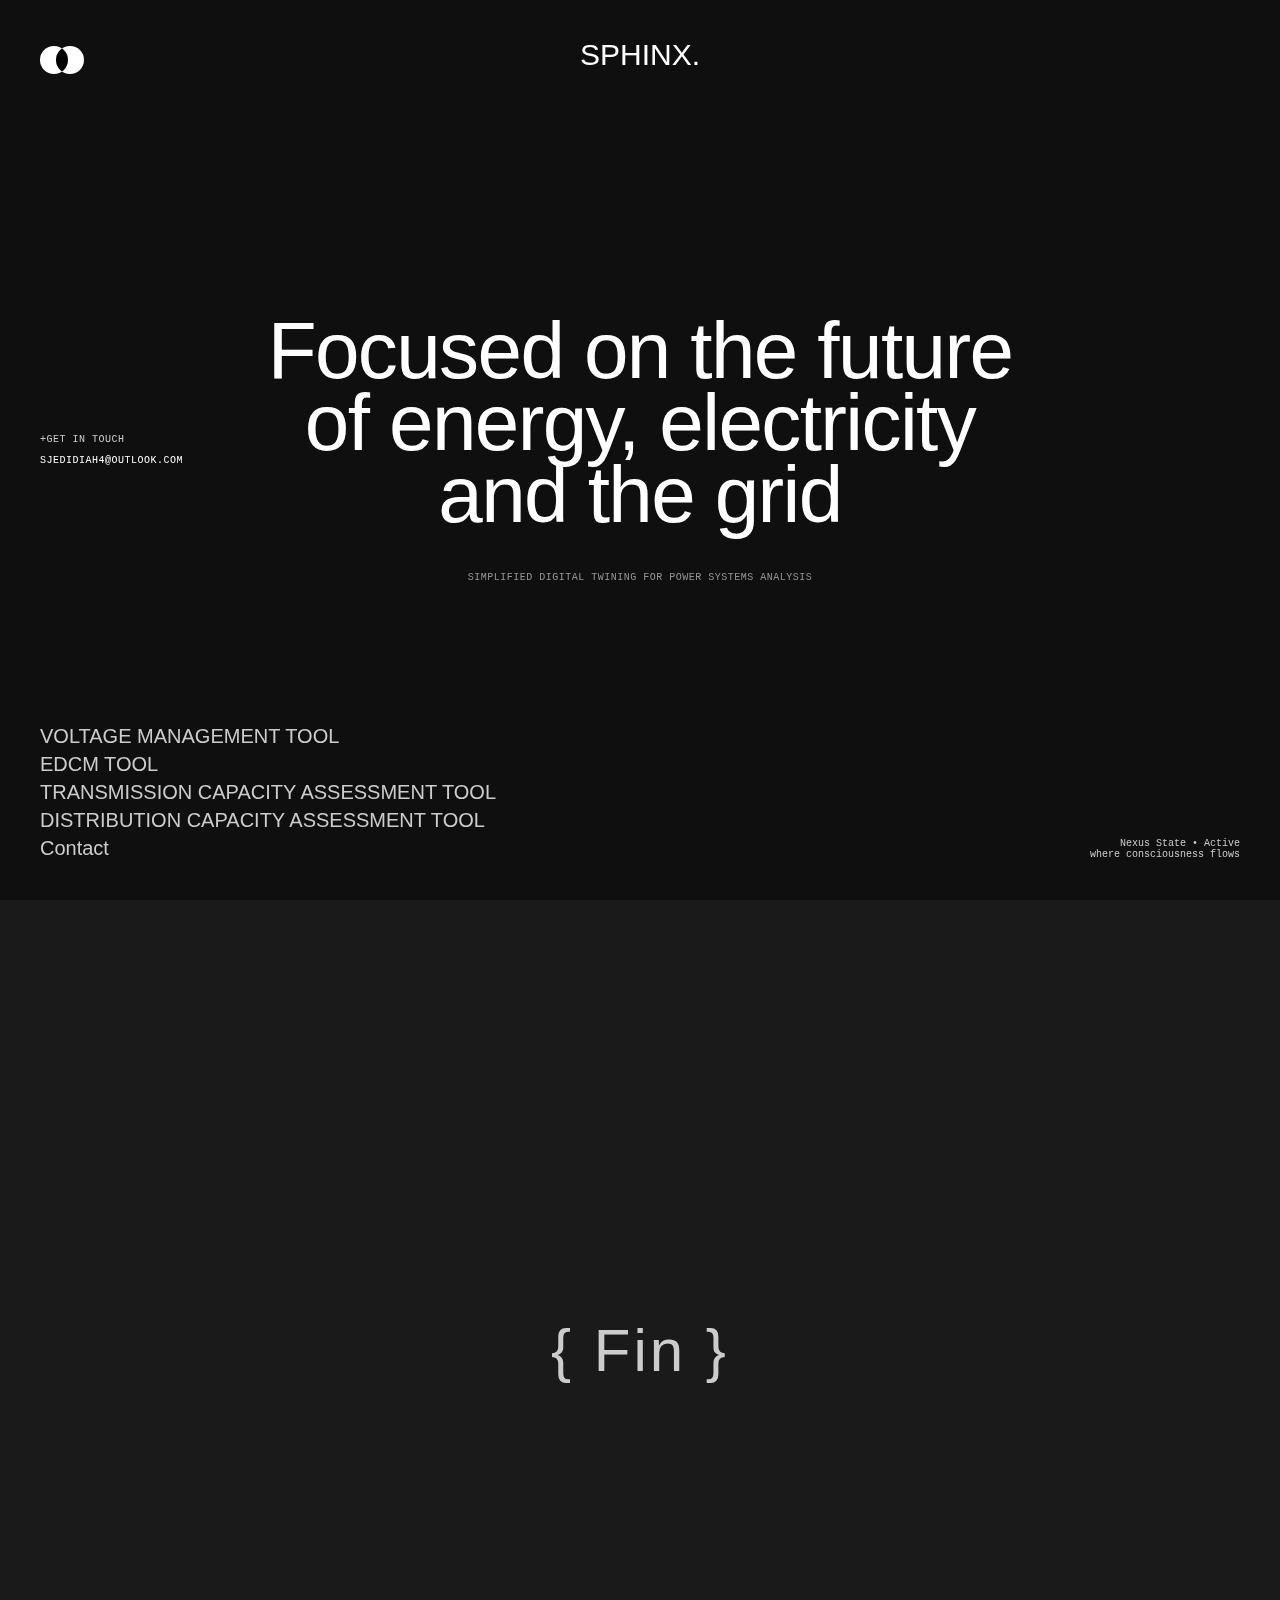
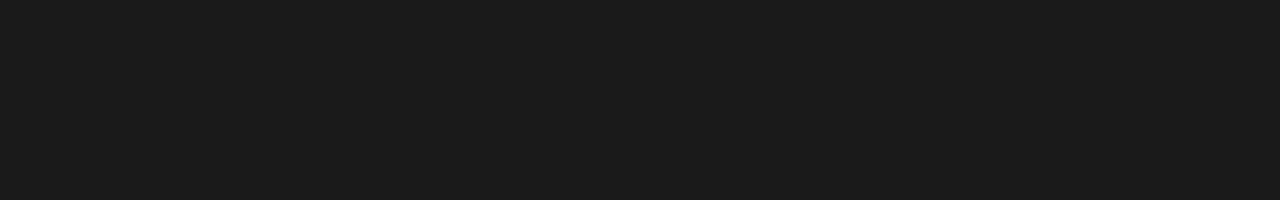
<file: index.html>
<!DOCTYPE html>
<html lang="en">
<head>
    <meta charset="UTF-8">
    <meta name="viewport" content="width=device-width, initial-scale=1.0">
    <title>PowerFactory Web Interface</title>
    <link rel="stylesheet" href="Code/WebInterface/static/css/styles.css">
</head>
<body>
    <section class="section hero-section">
  <div id="container"></div>
  <div id="stats"></div>
  <div id="ui-container"></div>

  <div class="header-area">
    <div class="logo-container" id="theme-toggle">
      <div class="logo-circles">
        <div class="circle circle-1"></div>
        <div class="circle circle-2"></div>
      </div>
    </div>
    <div class="center-logo">
      <h1 id="logo-text">SPHINX.</h1>
    </div>
  </div>

  <div class="hero">
    <h1>Focused on the future<br>of energy, electricity<br>and the grid</h1>
    <h2 id="story-text">
      Simplified digital twining for power systems analysis
    </h2>
  </div>

  <div class="contact-info">
    <p class="contact-heading">+Get in touch</p>
    <span class="contact-email">sjedidiah4@outlook.com</span>
  </div>

  <div class="footer-links">
    <a href="loadflow.html" class="footer-link">VOLTAGE MANAGEMENT TOOL</a>
    <a href="edcm-dashboard.html" class="footer-link">EDCM TOOL</a>
    <a href="#" class="footer-link">TRANSMISSION CAPACITY ASSESSMENT TOOL</a>
    <a href="#" class="footer-link">DISTRIBUTION CAPACITY ASSESSMENT TOOL</a>
    <a href="#" class="footer-link">Contact</a>
  </div>

  <div class="coordinates">
    <p>Nexus State • Active</p>
    <p>where consciousness flows</p>
  </div>
</section>

<section class="section fin-section">
  <div class="fin-text">&#123; Fin &#125;</div>
</section>
    <script type="module" src="Code/WebInterface/static/js/metaballs.js"></script>
</body>
</html>
</file>
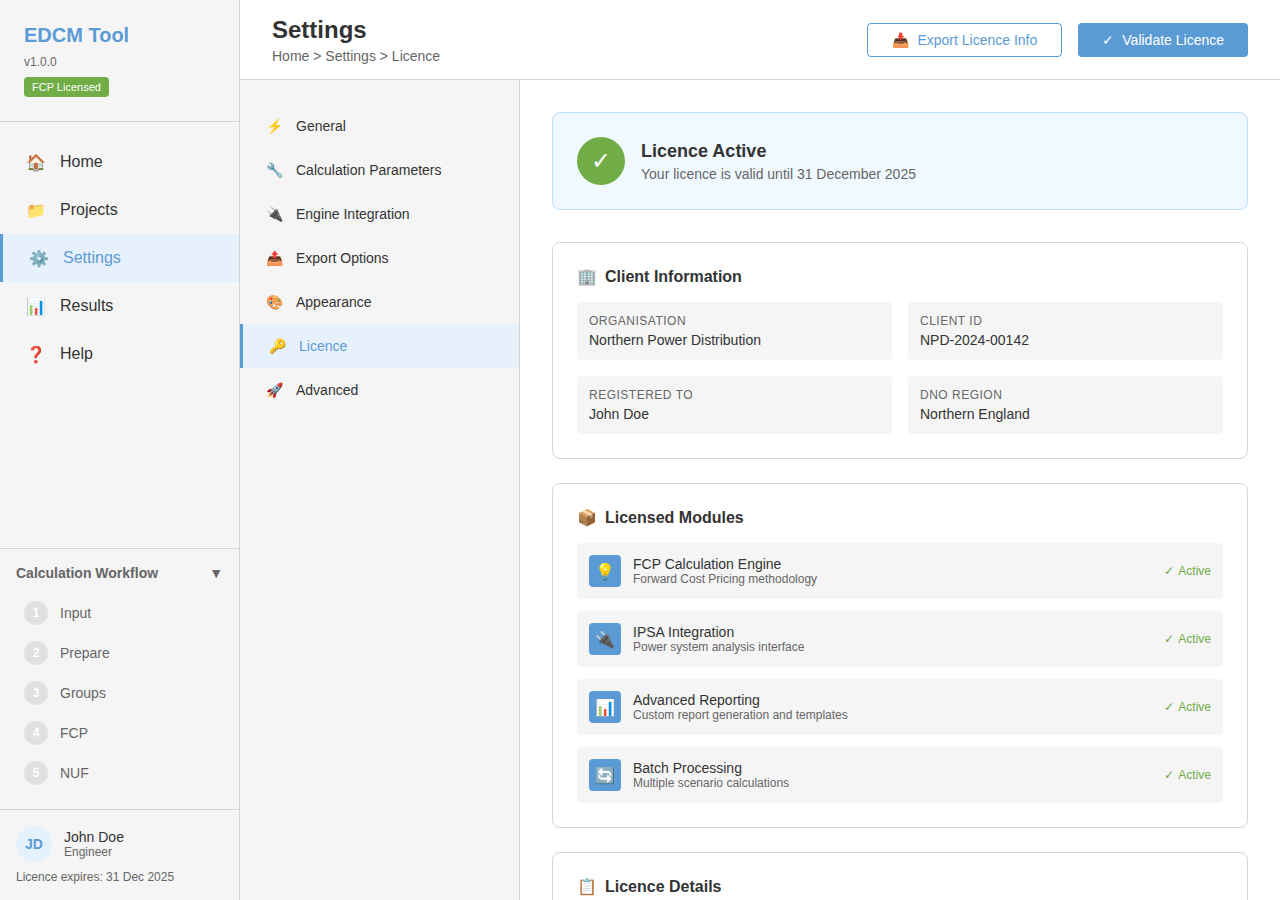
<file: edcm-settings-licence-page.html>
<!DOCTYPE html>
<html lang="en">
<head>
    <meta charset="UTF-8">
    <meta name="viewport" content="width=device-width, initial-scale=1.0">
    <title>EDCM Tool - Licence Management</title>
    <style>
        /* Reset and Base Styles */
        * {
            margin: 0;
            padding: 0;
            box-sizing: border-box;
        }

        body {
            font-family: 'Segoe UI', Tahoma, Geneva, Verdana, sans-serif;
            background-color: #FFFFFF;
            color: #333333;
            height: 100vh;
            display: flex;
            overflow: hidden;
        }

        /* Colour Palette */
        :root {
            --primary-blue: #5B9BD5;
            --primary-hover: #4A89C5;
            --highlight-blue: #E7F1FB;
            --success-green: #70AD47;
            --warning-amber: #FFC000;
            --error-red: #C5504B;
            --bg-primary: #FFFFFF;
            --bg-secondary: #F5F5F5;
            --text-primary: #333333;
            --text-secondary: #666666;
            --border-default: #D4D4D4;
        }

        /* Typography */
        h1 {
            font-size: 24px;
            font-weight: 700;
            color: var(--text-primary);
        }

        h2 {
            font-size: 20px;
            font-weight: 600;
            color: var(--text-primary);
        }

        h3 {
            font-size: 16px;
            font-weight: 600;
            color: var(--text-primary);
        }

        .small-text {
            font-size: 12px;
            color: var(--text-secondary);
        }

        /* Sidebar Navigation - Fixed */
        .sidebar {
            width: 240px;
            background-color: var(--bg-secondary);
            border-right: 1px solid var(--border-default);
            display: flex;
            flex-direction: column;
            height: 100vh;
            position: fixed;
            left: 0;
            top: 0;
            overflow-y: auto;
            overflow-x: hidden;
        }

        /* Custom scrollbar for sidebar */
        .sidebar::-webkit-scrollbar {
            width: 6px;
        }

        .sidebar::-webkit-scrollbar-track {
            background: var(--bg-secondary);
        }

        .sidebar::-webkit-scrollbar-thumb {
            background: #c0c0c0;
            border-radius: 3px;
        }

        .sidebar::-webkit-scrollbar-thumb:hover {
            background: #a0a0a0;
        }

        .logo-section {
            padding: 24px;
            border-bottom: 1px solid var(--border-default);
        }

        .logo-section h2 {
            font-size: 20px;
            font-weight: 600;
            margin-bottom: 8px;
            color: var(--primary-blue);
        }

        .version {
            font-size: 12px;
            color: var(--text-secondary);
        }

        .licence-status {
            display: inline-block;
            padding: 4px 8px;
            background-color: var(--success-green);
            color: white;
            border-radius: 4px;
            font-size: 11px;
            margin-top: 8px;
        }

        .nav-section {
            flex: 1;
            padding: 16px 0;
        }

        .nav-item {
            display: flex;
            align-items: center;
            padding: 12px 24px;
            color: var(--text-primary);
            text-decoration: none;
            transition: all 0.2s ease;
            cursor: pointer;
        }

        .nav-item:hover {
            background-color: #E8E8E8;
        }

        .nav-item.active {
            background-color: var(--highlight-blue);
            color: var(--primary-blue);
            border-left: 3px solid var(--primary-blue);
        }

        .nav-icon {
            width: 24px;
            height: 24px;
            margin-right: 12px;
            display: flex;
            align-items: center;
            justify-content: center;
        }

        .workflow-section {
            padding: 16px;
            border-top: 1px solid var(--border-default);
        }

        .workflow-header {
            font-size: 14px;
            font-weight: 600;
            color: var(--text-secondary);
            margin-bottom: 12px;
            display: flex;
            align-items: center;
            justify-content: space-between;
            cursor: pointer;
        }

        .workflow-steps {
            margin-left: 8px;
        }

        .workflow-step {
            display: flex;
            align-items: center;
            padding: 8px 0;
            font-size: 14px;
            color: var(--text-secondary);
            cursor: pointer;
            transition: color 0.2s ease;
        }

        .workflow-step:hover {
            color: var(--primary-blue);
        }

        .step-number {
            width: 24px;
            height: 24px;
            border-radius: 50%;
            background-color: #E0E0E0;
            color: white;
            display: flex;
            align-items: center;
            justify-content: center;
            font-size: 12px;
            font-weight: 600;
            margin-right: 12px;
        }

        .user-section {
            padding: 16px;
            border-top: 1px solid var(--border-default);
        }

        .user-info {
            display: flex;
            align-items: center;
            margin-bottom: 8px;
        }

        .user-avatar {
            width: 36px;
            height: 36px;
            border-radius: 50%;
            background-color: #E3F2FD;
            color: var(--primary-blue);
            display: flex;
            align-items: center;
            justify-content: center;
            margin-right: 12px;
            font-weight: 600;
            font-size: 14px;
        }

        /* Main Content */
        .main-content {
            margin-left: 240px;
            flex: 1;
            display: flex;
            flex-direction: column;
            height: 100vh;
            overflow: hidden;
        }

        /* Header - Fixed */
        .header {
            height: 80px;
            background-color: var(--bg-primary);
            border-bottom: 1px solid var(--border-default);
            display: flex;
            align-items: center;
            justify-content: space-between;
            padding: 0 32px;
            flex-shrink: 0;
        }

        .header-left {
            display: flex;
            flex-direction: column;
        }

        .breadcrumb {
            font-size: 14px;
            color: var(--text-secondary);
            margin-top: 4px;
        }

        .header-actions {
            display: flex;
            gap: 16px;
        }

        /* Buttons */
        .btn {
            padding: 8px 24px;
            border-radius: 4px;
            font-size: 14px;
            font-weight: 500;
            cursor: pointer;
            transition: all 0.2s ease;
            border: none;
            display: inline-flex;
            align-items: center;
            gap: 8px;
        }

        .btn-primary {
            background-color: var(--primary-blue);
            color: white;
        }

        .btn-primary:hover {
            background-color: var(--primary-hover);
        }

        .btn-secondary {
            background-color: transparent;
            color: var(--primary-blue);
            border: 1px solid var(--primary-blue);
        }

        .btn-secondary:hover {
            background-color: var(--highlight-blue);
        }

        .btn-success {
            background-color: var(--success-green);
            color: white;
        }

        .btn-success:hover {
            background-color: #5C9037;
        }

        /* Settings Container - Scrollable */
        .settings-container {
            display: flex;
            flex: 1;
            background-color: var(--bg-primary);
            overflow: hidden;
        }

        /* Settings Sidebar - Fixed within main content */
        .settings-sidebar {
            width: 280px;
            background-color: var(--bg-secondary);
            border-right: 1px solid var(--border-default);
            padding: 24px 0;
            overflow-y: auto;
            flex-shrink: 0;
        }

        .settings-nav-item {
            display: flex;
            align-items: center;
            padding: 12px 24px;
            color: var(--text-primary);
            cursor: pointer;
            transition: all 0.2s ease;
            font-size: 14px;
        }

        .settings-nav-item:hover {
            background-color: #E8E8E8;
        }

        .settings-nav-item.active {
            background-color: var(--highlight-blue);
            color: var(--primary-blue);
            border-left: 3px solid var(--primary-blue);
        }

        .settings-nav-icon {
            width: 20px;
            height: 20px;
            margin-right: 12px;
            display: flex;
            align-items: center;
            justify-content: center;
        }

        /* Settings Content Area - Scrollable */
        .settings-content {
            flex: 1;
            padding: 32px;
            overflow-y: auto;
            overflow-x: hidden;
            position: relative;
        }

        /* Custom scrollbar for settings content */
        .settings-content::-webkit-scrollbar {
            width: 10px;
        }

        .settings-content::-webkit-scrollbar-track {
            background: #f1f1f1;
        }

        .settings-content::-webkit-scrollbar-thumb {
            background: #c0c0c0;
            border-radius: 5px;
        }

        .settings-content::-webkit-scrollbar-thumb:hover {
            background: #a0a0a0;
        }

        /* Licence Sections */
        .licence-status-card {
            background-color: #F0F9FF;
            border: 1px solid #BCE0FF;
            border-radius: 8px;
            padding: 24px;
            margin-bottom: 32px;
            display: flex;
            align-items: center;
            gap: 16px;
        }

        .status-icon {
            width: 48px;
            height: 48px;
            background-color: var(--success-green);
            border-radius: 50%;
            display: flex;
            align-items: center;
            justify-content: center;
            color: white;
            font-size: 24px;
        }

        .status-info {
            flex: 1;
        }

        .status-title {
            font-size: 18px;
            font-weight: 600;
            color: var(--text-primary);
            margin-bottom: 4px;
        }

        .status-subtitle {
            color: var(--text-secondary);
            font-size: 14px;
        }

        .licence-section {
            background-color: white;
            border: 1px solid var(--border-default);
            border-radius: 8px;
            padding: 24px;
            margin-bottom: 24px;
        }

        .section-title {
            font-size: 16px;
            font-weight: 600;
            color: var(--text-primary);
            margin-bottom: 16px;
            display: flex;
            align-items: center;
            gap: 8px;
        }

        .info-grid {
            display: grid;
            grid-template-columns: repeat(2, 1fr);
            gap: 16px;
        }

        .info-item {
            padding: 12px;
            background-color: var(--bg-secondary);
            border-radius: 4px;
        }

        .info-label {
            font-size: 12px;
            color: var(--text-secondary);
            text-transform: uppercase;
            letter-spacing: 0.5px;
            margin-bottom: 4px;
        }

        .info-value {
            font-size: 14px;
            font-weight: 500;
            color: var(--text-primary);
        }

        /* Modules List */
        .modules-list {
            display: grid;
            gap: 12px;
        }

        .module-item {
            display: flex;
            align-items: center;
            padding: 12px;
            background-color: var(--bg-secondary);
            border-radius: 4px;
        }

        .module-icon {
            width: 32px;
            height: 32px;
            background-color: var(--primary-blue);
            color: white;
            border-radius: 4px;
            display: flex;
            align-items: center;
            justify-content: center;
            margin-right: 12px;
            font-size: 16px;
        }

        .module-name {
            font-size: 14px;
            font-weight: 500;
            color: var(--text-primary);
        }

        .module-status {
            margin-left: auto;
            font-size: 12px;
            color: var(--success-green);
            display: flex;
            align-items: center;
            gap: 4px;
        }

        /* Key Management */
        .key-actions {
            display: flex;
            gap: 16px;
            margin-top: 24px;
        }

        .file-upload-area {
            border: 2px dashed var(--border-default);
            border-radius: 8px;
            padding: 32px;
            text-align: center;
            background-color: var(--bg-secondary);
            margin-top: 16px;
            transition: all 0.3s ease;
        }

        .file-upload-area:hover {
            border-color: var(--primary-blue);
            background-color: var(--highlight-blue);
        }

        .file-upload-area.active {
            border-color: var(--primary-blue);
            background-color: var(--highlight-blue);
        }

        .upload-icon {
            font-size: 48px;
            color: var(--text-secondary);
            margin-bottom: 16px;
        }

        .upload-text {
            color: var(--text-secondary);
            margin-bottom: 8px;
        }

        .upload-hint {
            font-size: 12px;
            color: var(--text-secondary);
        }

        /* Key Display */
        .key-display {
            background-color: var(--bg-secondary);
            border: 1px solid var(--border-default);
            border-radius: 4px;
            padding: 16px;
            font-family: 'Consolas', 'Monaco', monospace;
            font-size: 12px;
            word-break: break-all;
            margin-top: 16px;
            position: relative;
        }

        .copy-button {
            position: absolute;
            top: 8px;
            right: 8px;
            padding: 4px 8px;
            font-size: 12px;
            background-color: white;
            border: 1px solid var(--border-default);
            border-radius: 4px;
            cursor: pointer;
        }

        .copy-button:hover {
            background-color: var(--bg-secondary);
        }

        /* Validation Result */
        .validation-result {
            margin-top: 16px;
            padding: 12px;
            border-radius: 4px;
            display: flex;
            align-items: center;
            gap: 8px;
        }

        .validation-result.success {
            background-color: #D4EDDA;
            border: 1px solid #C3E6CB;
            color: #155724;
        }

        .validation-result.error {
            background-color: #F8D7DA;
            border: 1px solid #F5C6CB;
            color: #721C24;
        }

        /* Checkbox items */
        .modules-checklist {
            display: grid;
            grid-template-columns: repeat(2, 1fr);
            gap: 12px;
        }

        .checkbox-item {
            display: flex;
            align-items: center;
            gap: 8px;
            font-size: 14px;
            color: var(--text-primary);
            cursor: not-allowed;
        }

        .checkbox-item input[type="checkbox"] {
            width: 16px;
            height: 16px;
        }

        /* Hidden file input */
        .hidden-input {
            display: none;
        }
    </style>
</head>
<body>
    <!-- Sidebar Navigation - Fixed -->
    <nav class="sidebar">
        <div class="logo-section">
            <h2>EDCM Tool</h2>
            <div class="version">v1.0.0</div>
            <div class="licence-status">FCP Licensed</div>
        </div>

        <div class="nav-section">
            <a href="#" class="nav-item">
                <span class="nav-icon">🏠</span>
                <span>Home</span>
            </a>
            <a href="#" class="nav-item">
                <span class="nav-icon">📁</span>
                <span>Projects</span>
            </a>
            <a href="#" class="nav-item active">
                <span class="nav-icon">⚙️</span>
                <span>Settings</span>
            </a>
            <a href="#" class="nav-item">
                <span class="nav-icon">📊</span>
                <span>Results</span>
            </a>
            <a href="#" class="nav-item">
                <span class="nav-icon">❓</span>
                <span>Help</span>
            </a>
        </div>

        <div class="workflow-section">
            <div class="workflow-header">
                <span>Calculation Workflow</span>
                <span>▼</span>
            </div>
            <div class="workflow-steps">
                <div class="workflow-step">
                    <span class="step-number">1</span>
                    <span>Input</span>
                </div>
                <div class="workflow-step">
                    <span class="step-number">2</span>
                    <span>Prepare</span>
                </div>
                <div class="workflow-step">
                    <span class="step-number">3</span>
                    <span>Groups</span>
                </div>
                <div class="workflow-step">
                    <span class="step-number">4</span>
                    <span>FCP</span>
                </div>
                <div class="workflow-step">
                    <span class="step-number">5</span>
                    <span>NUF</span>
                </div>
            </div>
        </div>

        <div class="user-section">
            <div class="user-info">
                <div class="user-avatar">JD</div>
                <div>
                    <div style="font-size: 14px;">John Doe</div>
                    <div class="small-text">Engineer</div>
                </div>
            </div>
            <div class="small-text" style="margin-top: 8px;">
                Licence expires: 31 Dec 2025
            </div>
        </div>
    </nav>

    <!-- Main Content Area -->
    <div class="main-content">
        <!-- Header - Fixed -->
        <header class="header">
            <div class="header-left">
                <h1>Settings</h1>
                <div class="breadcrumb">Home > Settings > Licence</div>
            </div>
            <div class="header-actions">
                <button class="btn btn-secondary">
                    <span>📥</span>
                    Export Licence Info
                </button>
                <button class="btn btn-primary" onclick="validateLicence()">
                    <span>✓</span>
                    Validate Licence
                </button>
            </div>
        </header>

        <!-- Settings Content -->
        <div class="settings-container">
            <!-- Settings Sidebar -->
            <div class="settings-sidebar">
                <div class="settings-nav-item">
                    <span class="settings-nav-icon">⚡</span>
                    <span>General</span>
                </div>
                <div class="settings-nav-item">
                    <span class="settings-nav-icon">🔧</span>
                    <span>Calculation Parameters</span>
                </div>
                <div class="settings-nav-item">
                    <span class="settings-nav-icon">🔌</span>
                    <span>Engine Integration</span>
                </div>
                <div class="settings-nav-item">
                    <span class="settings-nav-icon">📤</span>
                    <span>Export Options</span>
                </div>
                <div class="settings-nav-item">
                    <span class="settings-nav-icon">🎨</span>
                    <span>Appearance</span>
                </div>
                <div class="settings-nav-item active">
                    <span class="settings-nav-icon">🔑</span>
                    <span>Licence</span>
                </div>
                <div class="settings-nav-item">
                    <span class="settings-nav-icon">🚀</span>
                    <span>Advanced</span>
                </div>
            </div>

            <!-- Licence Content -->
            <div class="settings-content">
                <!-- Licence Status Card -->
                <div class="licence-status-card">
                    <div class="status-icon">✓</div>
                    <div class="status-info">
                        <div class="status-title">Licence Active</div>
                        <div class="status-subtitle">Your licence is valid until 31 December 2025</div>
                    </div>
                </div>

                <!-- Client Information -->
                <div class="licence-section">
                    <h2 class="section-title">
                        <span>🏢</span>
                        Client Information
                    </h2>
                    <div class="info-grid">
                        <div class="info-item">
                            <div class="info-label">Organisation</div>
                            <div class="info-value">Northern Power Distribution</div>
                        </div>
                        <div class="info-item">
                            <div class="info-label">Client ID</div>
                            <div class="info-value">NPD-2024-00142</div>
                        </div>
                        <div class="info-item">
                            <div class="info-label">Registered To</div>
                            <div class="info-value">John Doe</div>
                        </div>
                        <div class="info-item">
                            <div class="info-label">DNO Region</div>
                            <div class="info-value">Northern England</div>
                        </div>
                    </div>
                </div>

                <!-- Licensed Modules -->
                <div class="licence-section">
                    <h2 class="section-title">
                        <span>📦</span>
                        Licensed Modules
                    </h2>
                    <div class="modules-list">
                        <div class="module-item">
                            <div class="module-icon">💡</div>
                            <div>
                                <div class="module-name">FCP Calculation Engine</div>
                                <div class="small-text">Forward Cost Pricing methodology</div>
                            </div>
                            <div class="module-status">
                                <span>✓</span> Active
                            </div>
                        </div>
                        <div class="module-item">
                            <div class="module-icon">🔌</div>
                            <div>
                                <div class="module-name">IPSA Integration</div>
                                <div class="small-text">Power system analysis interface</div>
                            </div>
                            <div class="module-status">
                                <span>✓</span> Active
                            </div>
                        </div>
                        <div class="module-item">
                            <div class="module-icon">📊</div>
                            <div>
                                <div class="module-name">Advanced Reporting</div>
                                <div class="small-text">Custom report generation and templates</div>
                            </div>
                            <div class="module-status">
                                <span>✓</span> Active
                            </div>
                        </div>
                        <div class="module-item">
                            <div class="module-icon">🔄</div>
                            <div>
                                <div class="module-name">Batch Processing</div>
                                <div class="small-text">Multiple scenario calculations</div>
                            </div>
                            <div class="module-status">
                                <span>✓</span> Active
                            </div>
                        </div>
                    </div>
                </div>

                <!-- Licence Details -->
                <div class="licence-section">
                    <h2 class="section-title">
                        <span>📋</span>
                        Licence Details
                    </h2>
                    <div class="info-grid">
                        <div class="info-item">
                            <div class="info-label">Licence Type</div>
                            <div class="info-value">Professional Edition</div>
                        </div>
                        <div class="info-item">
                            <div class="info-label">Issue Date</div>
                            <div class="info-value">1 January 2024</div>
                        </div>
                        <div class="info-item">
                            <div class="info-label">Expiry Date</div>
                            <div class="info-value">31 December 2025</div>
                        </div>
                        <div class="info-item">
                            <div class="info-label">Support Level</div>
                            <div class="info-value">Priority Support</div>
                        </div>
                    </div>
                </div>

                <!-- Licence Key Management -->
                <div class="licence-section">
                    <h2 class="section-title">
                        <span>🔐</span>
                        Licence Key Management
                    </h2>
                    
                    <!-- System Information -->
                    <div style="margin-bottom: 24px;">
                        <div class="info-label" style="margin-bottom: 12px;">System Information for Licence Generation</div>
                        <div class="info-grid">
                            <div class="info-item">
                                <div class="info-label">Machine ID</div>
                                <div class="info-value" id="machineId">DESKTOP-UK4A2B9</div>
                            </div>
                            <div class="info-item">
                                <div class="info-label">MAC Address</div>
                                <div class="info-value" id="macAddress">00:1B:44:11:3A:B7</div>
                            </div>
                            <div class="info-item">
                                <div class="info-label">Tool Name</div>
                                <div class="info-value">EDCM Tool v1.0</div>
                            </div>
                            <div class="info-item">
                                <div class="info-label">Timestamp</div>
                                <div class="info-value" id="currentTime">28/06/2025 10:30:45</div>
                            </div>
                        </div>
                        
                        <div class="info-label" style="margin-top: 16px; margin-bottom: 8px;">Licensed Modules to Include</div>
                        <div class="modules-checklist">
                            <label class="checkbox-item">
                                <input type="checkbox" checked disabled>
                                <span>FCP Calculation Engine</span>
                            </label>
                            <label class="checkbox-item">
                                <input type="checkbox" checked disabled>
                                <span>IPSA Integration</span>
                            </label>
                            <label class="checkbox-item">
                                <input type="checkbox" checked disabled>
                                <span>Advanced Reporting</span>
                            </label>
                            <label class="checkbox-item">
                                <input type="checkbox" checked disabled>
                                <span>Batch Processing</span>
                            </label>
                        </div>
                    </div>

                    <!-- Key Actions -->
                    <div class="key-actions">
                        <button class="btn btn-primary" onclick="generateLicenceRequest()">
                            <span>📄</span>
                            Generate Licence Request File
                        </button>
                        <button class="btn btn-secondary" onclick="document.getElementById('licenceFile').click()">
                            <span>📁</span>
                            Import Licence Key File
                        </button>
                    </div>
                    
                    <!-- Hidden file input -->
                    <input type="file" id="licenceFile" class="hidden-input" accept=".lic,.key" onchange="handleFileSelect(event)">

                    <!-- File Upload Area -->
                    <div class="file-upload-area" id="uploadArea" ondrop="handleDrop(event)" ondragover="handleDragOver(event)" ondragleave="handleDragLeave(event)">
                        <div class="upload-icon">📎</div>
                        <div class="upload-text">Drag and drop licence key file here</div>
                        <div class="upload-hint">or click "Import Licence Key File" to browse</div>
                    </div>

                    <!-- Validation Result (hidden by default) -->
                    <div id="validationResult" style="display: none;"></div>
                </div>
            </div>
        </div>
    </div>

    <script>
        // Update current time
        function updateCurrentTime() {
            const now = new Date();
            const formattedTime = now.toLocaleDateString('en-GB') + ' ' + now.toLocaleTimeString('en-GB');
            document.getElementById('currentTime').textContent = formattedTime;
        }
        
        // Update time every second
        setInterval(updateCurrentTime, 1000);
        updateCurrentTime();

        // Generate licence request file
        function generateLicenceRequest() {
            const systemInfo = {
                version: "1.0",
                requestType: "licence_generation",
                timestamp: new Date().toISOString(),
                systemInfo: {
                    machineId: document.getElementById('machineId').textContent,
                    macAddress: document.getElementById('macAddress').textContent,
                    toolName: "EDCM Tool v1.0",
                    requestTime: document.getElementById('currentTime').textContent
                },
                client: {
                    organisation: "Northern Power Distribution",
                    clientId: "NPD-2024-00142",
                    registeredTo: "John Doe",
                    dnoRegion: "Northern England"
                },
                requestedModules: [
                    "FCP_CALCULATION_ENGINE",
                    "IPSA_INTEGRATION",
                    "ADVANCED_REPORTING",
                    "BATCH_PROCESSING"
                ],
                licenceType: "Professional Edition",
                supportLevel: "Priority Support"
            };

            const blob = new Blob([JSON.stringify(systemInfo, null, 2)], { type: 'application/json' });
            const url = URL.createObjectURL(blob);
            const a = document.createElement('a');
            a.href = url;
            a.download = 'licence-request-' + systemInfo.client.clientId + '-' + Date.now() + '.req';
            document.body.appendChild(a);
            a.click();
            document.body.removeChild(a);
            URL.revokeObjectURL(url);

            showValidationResult('Licence request file generated. Please send this file to your Anthropic representative.', 'success');
        }

        // File handling
        function handleFileSelect(event) {
            const file = event.target.files[0];
            if (file) {
                processLicenceFile(file);
            }
        }

        function handleDrop(event) {
            event.preventDefault();
            event.stopPropagation();
            document.getElementById('uploadArea').classList.remove('active');
            
            const file = event.dataTransfer.files[0];
            if (file) {
                processLicenceFile(file);
            }
        }

        function handleDragOver(event) {
            event.preventDefault();
            event.stopPropagation();
            document.getElementById('uploadArea').classList.add('active');
        }

        function handleDragLeave(event) {
            event.preventDefault();
            event.stopPropagation();
            document.getElementById('uploadArea').classList.remove('active');
        }

        function processLicenceFile(file) {
            const reader = new FileReader();
            reader.onload = function(e) {
                try {
                    const licenceData = JSON.parse(e.target.result);
                    validateLicenceData(licenceData);
                } catch (error) {
                    showValidationResult('Invalid licence file format', 'error');
                }
            };
            reader.readAsText(file);
        }

        function validateLicenceData(data) {
            // Validate machine information
            const currentMachineId = document.getElementById('machineId').textContent;
            const currentMacAddress = document.getElementById('macAddress').textContent;
            
            if (data.systemInfo && data.systemInfo.machineId === currentMachineId && 
                data.systemInfo.macAddress === currentMacAddress) {
                
                // Check expiry date
                const currentDate = new Date();
                const expiryDate = new Date(data.licence.expiryDate);
                
                if (expiryDate > currentDate) {
                    showValidationResult('Licence validated successfully. Valid until ' + data.licence.expiryDate, 'success');
                    // Update UI to show new licence is active
                    updateLicenceStatus(data);
                } else {
                    showValidationResult('Licence has expired on ' + data.licence.expiryDate, 'error');
                }
            } else {
                showValidationResult('Licence is not valid for this machine', 'error');
            }
        }

        function updateLicenceStatus(licenceData) {
            // Update the status card
            const statusCard = document.querySelector('.licence-status-card');
            const statusInfo = statusCard.querySelector('.status-subtitle');
            statusInfo.textContent = 'Your licence is valid until ' + new Date(licenceData.licence.expiryDate).toLocaleDateString('en-GB', { 
                year: 'numeric', 
                month: 'long', 
                day: 'numeric' 
            });
            
            // Update user section expiry date
            const userExpiry = document.querySelector('.user-section .small-text:last-child');
            userExpiry.textContent = 'Licence expires: ' + new Date(licenceData.licence.expiryDate).toLocaleDateString('en-GB', { 
                year: 'numeric', 
                month: 'short', 
                day: 'numeric' 
            });
        }

        function validateLicence() {
            // Simulate licence validation
            showValidationResult('Licence is valid and active', 'success');
        }

        function showValidationResult(message, type) {
            const resultDiv = document.getElementById('validationResult');
            resultDiv.className = 'validation-result ' + type;
            resultDiv.innerHTML = `
                <span>${type === 'success' ? '✓' : '✗'}</span>
                <span>${message}</span>
            `;
            resultDiv.style.display = 'flex';
            
            // Hide after 5 seconds
            setTimeout(() => {
                resultDiv.style.display = 'none';
            }, 5000);
        }
    </script>
</body>
</html>
</file>
<file: Code/WebInterface/static/css/styles.css>
@import url("https://fonts.cdnfonts.com/css/pp-neue-montreal");

@font-face {
  font-family: "PPSupplyMono";
  src: url("https://assets.codepen.io/7558/PPSupplyMono-Regular.ttf")
    format("truetype");
  font-weight: normal;
  font-style: normal;
  font-display: swap;
}

:root {
  --warm-off-white: #ffffff;
  --warm-off-white-dim: #cccccc;
  --text-primary: #ffffff;
  --text-secondary: #cccccc;
  --background-dark: #1a1a1a;
  --background-gradient-1: #222222;
  --background-gradient-2: #1a1a1a;
  --font-primary: "PP Neue Montreal", sans-serif;
  --font-secondary: "PPSupplyMono", monospace;
  --font-sans: "PP Neue Montreal", sans-serif;
  --font-size-small: 10px;
  --font-size-regular: 1rem;
  --font-size-medium: 1.5rem;
  --font-size-large: 4rem;
  --spacing-small: 0.5rem;
  --spacing-medium: 1rem;
  --spacing-large: 2rem;
  --transition-fast: 0.3s ease;
  --transition-medium: 0.5s cubic-bezier(0.445, 0.05, 0.55, 0.95);
}

*,
*:before,
*:after {
  margin: 0;
  padding: 0;
  box-sizing: border-box;
}

html {
  font-size: 16px;
  scroll-behavior: smooth;
}

@media (min-width: 768px) {
  html {
    font-size: 18px;
  }
}

@media (min-width: 1200px) {
  html {
    font-size: 20px;
  }
}

body {
  overflow-x: hidden;
  -webkit-font-smoothing: antialiased;
  -moz-osx-font-smoothing: grayscale;
  color: var(--text-primary);
  background-color: var(--background-dark);
  font-family: var(--font-secondary);
  font-size: var(--font-size-small);
}

.section {
  width: 100vw;
  height: 100vh;
  position: relative;
}

.hero-section {
  padding: var(--spacing-large);
}

.fin-section {
  display: flex;
  align-items: center;
  justify-content: center;
  background-color: var(--background-dark);
  z-index: 20;
  position: relative;
}

.fin-text {
  font-family: var(--font-primary);
  font-size: 3rem;
  color: var(--text-secondary);
  text-transform: none;
  letter-spacing: 0.05em;
}

body::after {
  content: "";
  position: fixed;
  top: 0;
  left: 0;
  width: 100%;
  height: 100%;
  background-image: url("https://img.freepik.com/premium-photo/white-dust-scratches-black-background_279525-2.jpg?w=640");
  background-repeat: repeat;
  opacity: 0.2;
  mix-blend-mode: multiply;
  pointer-events: none;
  z-index: 1;
  filter: invert(0);
}

#container {
  position: fixed;
  top: 0;
  left: 0;
  width: 100vw;
  height: 100vh;
  background: #0f0f0f;
  z-index: 0;
  pointer-events: none;
}

#ui-container {
  position: fixed;
  top: 10px;
  right: 10px;
  z-index: 100;
  opacity: 0.8;
  transition: opacity var(--transition-fast);
}

#ui-container:hover {
  opacity: 1;
}

#stats {
  position: fixed;
  top: 10px;
  left: 10px;
  z-index: 100;
}

.header-area {
  position: fixed;
  top: var(--spacing-large);
  left: 0;
  width: 100%;
  padding: 0 var(--spacing-large);
  display: flex;
  justify-content: center;
  z-index: 10;
}

.logo-container {
  position: absolute;
  left: var(--spacing-large);
  top: 0;
  display: flex;
  align-items: center;
  height: 2rem;
  z-index: 10;
  cursor: pointer;
}

.logo-circles {
  position: relative;
  width: 100%;
  height: 100%;
}

.circle {
  position: absolute;
  border-radius: 50%;
  transition: transform var(--transition-medium);
  width: 1.4rem;
  height: 1.4rem;
  background-color: var(--text-primary);
  top: 50%;
}

.circle-1 {
  left: 0;
  transform: translate(0, -50%);
}

.circle-2 {
  left: 0.8rem;
  transform: translate(0, -50%);
  mix-blend-mode: exclusion;
}

.logo-container:hover .circle-1 {
  transform: translate(-0.5rem, -50%);
}

.logo-container:hover .circle-2 {
  transform: translate(0.5rem, -50%);
}

.center-logo {
  text-align: center;
  z-index: 10;
  height: 2rem;
}

#logo-text {
  font-family: var(--font-primary);
  font-weight: 400;
  font-size: var(--font-size-medium);
  line-height: 1;
  margin: 0;
  color: var(--text-primary);
  text-transform: none;
}

.hero {
  position: fixed;
  top: 50%;
  left: 50%;
  transform: translate(-50%, -50%);
  text-align: center;
  z-index: 10;
  color: var(--text-primary);
  width: 90%;
  max-width: 800px;
}

.hero h1 {
  font-family: var(--font-primary);
  font-weight: 400;
  font-size: var(--font-size-large);
  line-height: 0.9;
  letter-spacing: -0.02em;
  color: var(--text-primary);
  text-transform: none;
  margin-bottom: 2rem;
  margin: 0 0 2rem 0;
}

.hero h2 {
  font-family: var(--font-secondary);
  font-size: var(--font-size-small);
  color: var(--text-secondary);
  text-transform: uppercase;
  letter-spacing: 0.05em;
  line-height: 1.4;
  opacity: 0.7;
  transition: opacity var(--transition-fast);
  font-weight: normal;
  margin: 0;
}

.hero:hover h2 {
  opacity: 1;
}

.contact-info {
  position: fixed;
  top: 50%;
  left: var(--spacing-large);
  transform: translateY(-50%);
  z-index: 10;
  font-family: var(--font-secondary);
  letter-spacing: 0.05em;
  font-size: var(--font-size-small);
  color: var(--text-primary);
  text-transform: uppercase;
}

.contact-heading {
  font-size: var(--font-size-small);
  color: var(--text-secondary);
  margin-bottom: var(--spacing-small);
}

.contact-email {
  display: block;
  color: var(--text-primary);
  text-decoration: none;
  transition: all var(--transition-fast);
  cursor: pointer;
}

.contact-email:hover {
  color: var(--text-secondary);
}

.footer-links {
  position: fixed;
  bottom: var(--spacing-large);
  left: var(--spacing-large);
  z-index: 10;
  display: flex;
  flex-direction: column;
  align-items: flex-start;
  gap: 0.25rem;
  font-family: var(--font-sans);
  font-weight: 400;
  font-size: var(--font-size-regular);
}

.footer-link {
  color: var(--text-secondary);
  text-decoration: none;
  transition: all var(--transition-fast);
  position: relative;
  padding-left: 0;
  text-transform: none;
  font-size: 1rem;
}

.footer-link::before {
  content: "";
  position: absolute;
  left: 0;
  top: 50%;
  width: 0;
  height: 1px;
  background-color: var(--text-primary);
  transform: translateY(-50%);
  transition: width var(--transition-fast), opacity var(--transition-fast);
  opacity: 0;
}

.footer-link:hover {
  color: var(--text-primary);
  padding-left: 1.2rem;
}

.footer-link:hover::before {
  width: 0.8rem;
  opacity: 1;
}

.coordinates {
  position: fixed;
  bottom: var(--spacing-large);
  right: var(--spacing-large);
  text-align: right;
  z-index: 10;
  font-family: var(--font-secondary);
  font-size: var(--font-size-small);
  color: var(--text-secondary);
}

.tp-dfwv {
  min-width: 280px !important;
}

.section {
  transition: all 0.6s ease;
}

@media (max-width: 768px) {
  .hero h1 {
    font-size: 3rem;
  }

  .footer-links {
    gap: 0.4rem;
  }

  .coordinates {
    font-size: 10px;
  }

  .hero p {
    font-size: 10px;
  }

  .story-display {
    width: 90%;
    font-size: 0.8rem;
  }
}

@media (max-width: 480px) {
  .hero-section {
    padding: var(--spacing-medium);
  }

  .header-area,
  .contact-info,
  .footer-links,
  .coordinates {
    padding: 0 var(--spacing-medium);
  }

  .logo-container,
  .contact-info,
  .footer-links {
    left: var(--spacing-medium);
  }

  .coordinates {
    right: var(--spacing-medium);
  }

  .hero h1 {
    font-size: 2.2rem;
  }

  .circle {
    width: 1.2rem;
    height: 1.2rem;
  }

  .circle-2 {
    left: 0.7rem;
  }

  #logo-text {
    font-size: 1.3rem;
  }

  .contact-heading {
    font-size: 10px;
  }

  .contact-email {
    font-size: 10px;
  }

  .story-display {
    width: 95%;
    font-size: 0.75rem;
  }
}
</file>
